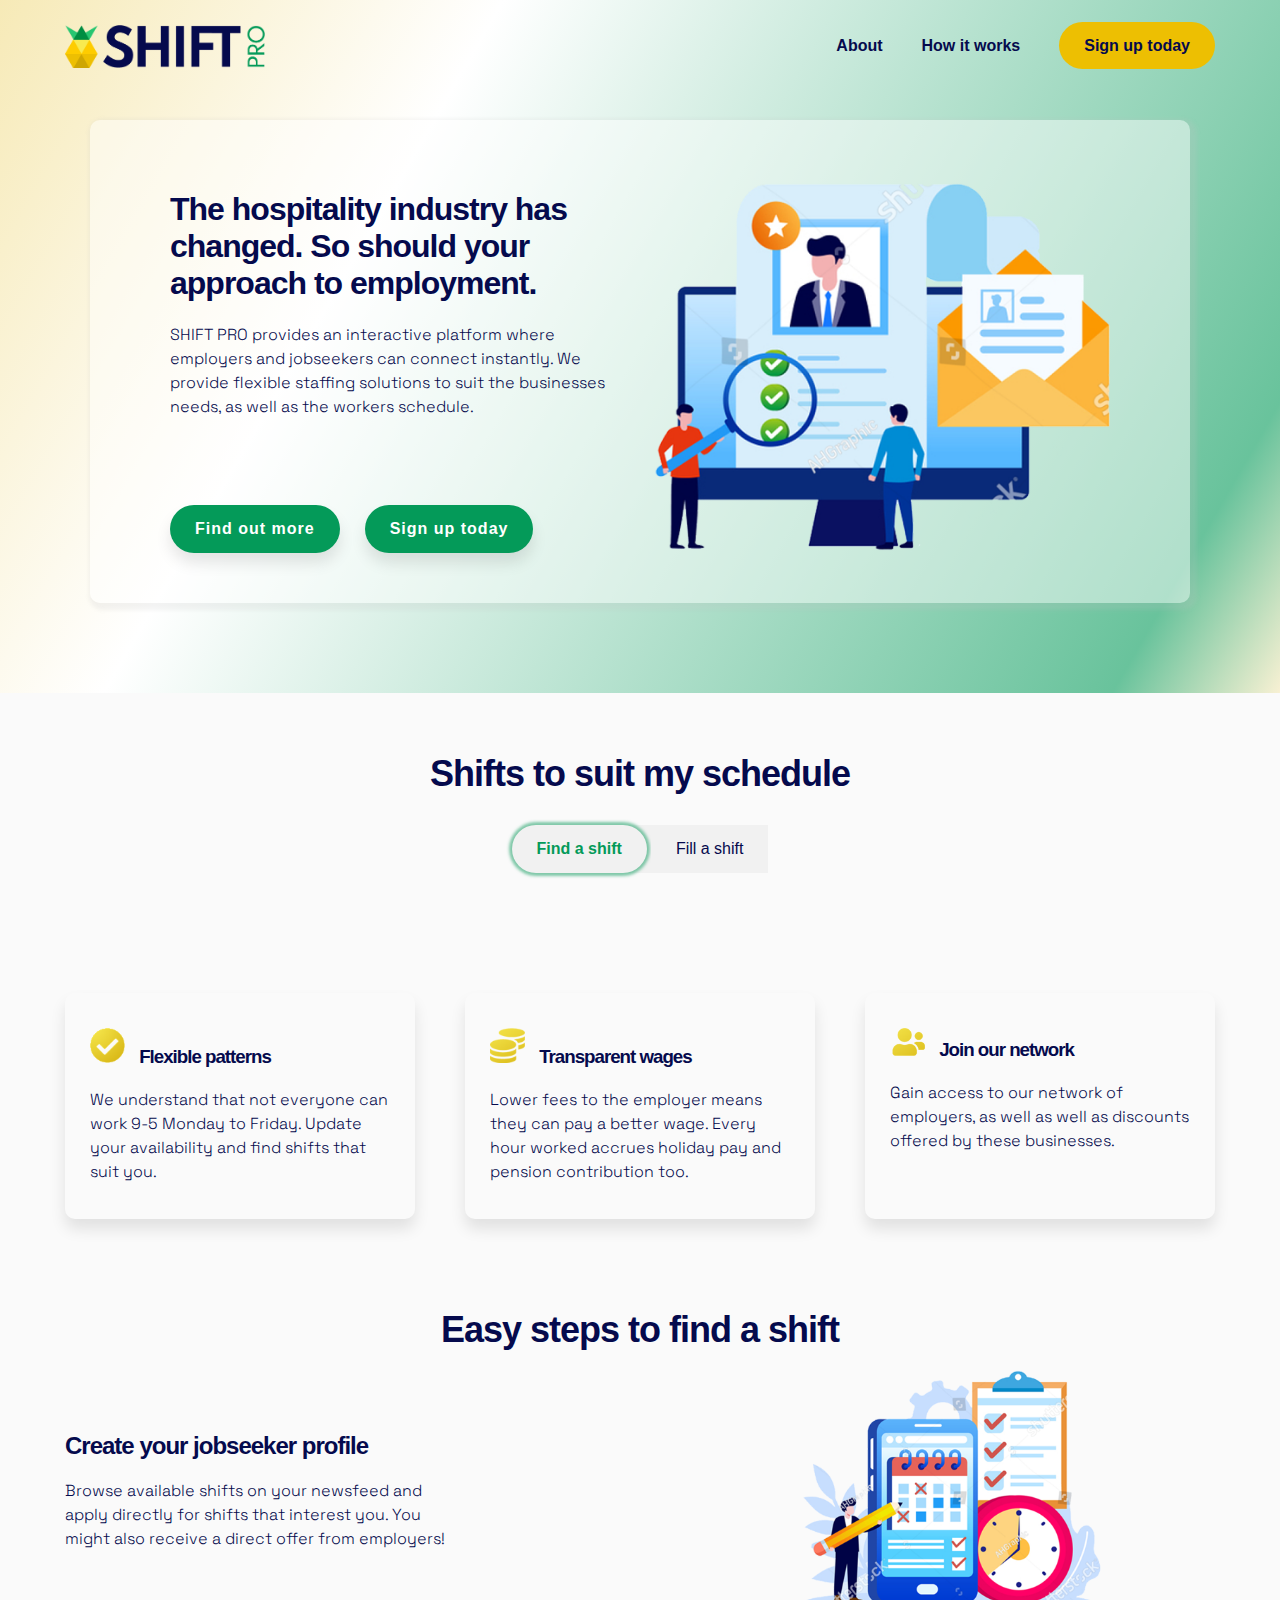
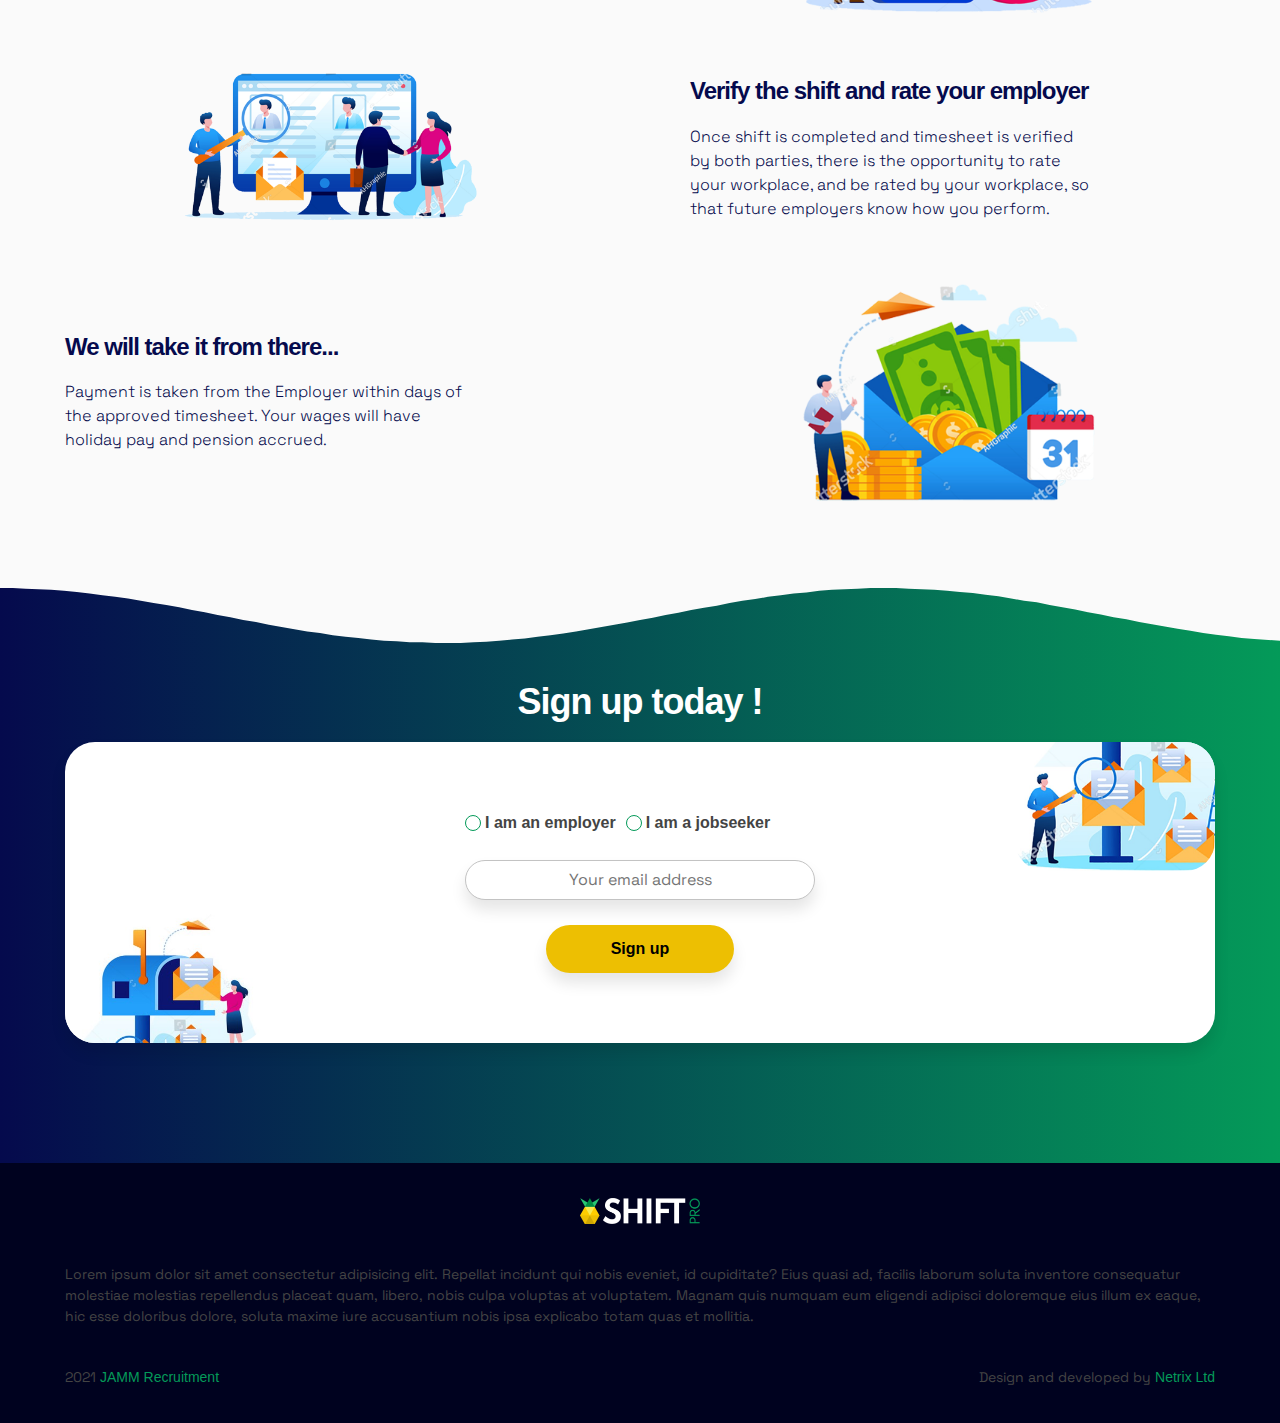
<file: index.html>
<!DOCTYPE html>
<html lang="en">
<head>
    <meta charset="UTF-8">
    <meta http-equiv="X-UA-Compatible" content="IE=edge">
    <meta name="viewport" content="width=device-width, initial-scale=1.0">
    <title>Document</title>
    <link rel="preconnect" href="https://fonts.gstatic.com">
    <link href="https://fonts.googleapis.com/css2?family=Space+Grotesk:wght@300;500;700&display=swap" rel="stylesheet">
    <link rel="stylesheet" href="assets/stylesheets/css/site.css">
    
</head>
<body>
    <div id="site-container">
        <header class="header">
            <div class="header__container">
                <div class="header__left">
                    <img src="./assets/images/branding/sp-logo.png" alt="Logo" class="header__logo">
                </div>
                <div class="header__right">
                    <nav class="nav">
                        <ul class="nav__list">
                            <li class="nav__item">
                                <a href="#jobseeker-shift" class="nav__link">About</a>
                            </li>
                            <li class="nav__item">
                                <a href=""  class="nav__link">How it works</a>
                            </li>
                            <li class="nav__item">
                                <a href="#signup" class="nav__cta">Sign up today</a>
                            </li>
                        
                        </ul>
                    </nav>
                </div>
            </div>
            
        </header>
        <section class="hero">
            <div class="hero__container">
                <div class="hero__inner">
                    <div class="hero__grid">
                        <div class="hero__info">
                            <h1 class="hero__title">
                                The hospitality industry has changed. So should your approach to employment.
                            </h1>
                            <p class="hero__p">
                                SHIFT PRO provides an interactive platform where employers and jobseekers can connect instantly. We provide flexible staffing solutions to suit the businesses needs, as well as the workers schedule.
                            </p>
                            <div class="hero__btnpair">
                                <a href="/index.html" class="hero__btn">Find out more</a>
                                <a href="/index.html" class="hero__btn">Sign up today</a>
                            </div>
                        </div>
                        <img class="hero__img" src="assets/images/hero.png" alt="">
                    </div>
                </div>
            </div>
        </section>
        <section class="section section--pb-none">
            <div class="wrapper">
                <h2 class="h h--4xl h--center">Shifts to suit my schedule</h2>
                <div class="trainway trainway--mb">
                    <div class="trainway__container">
                        <div class="trainway__railway">
                            <button el="shiftControllerBtn" data-shift="#jobseeker-shift" type="button" class="trainway__btn trainway__btn--active">Find a shift</button>
                            <button el="shiftControllerBtn" data-shift="#employer-shift" type="button" class="trainway__btn">Fill a shift</button>
                        </div>
                    </div>
                </div>
                <div class="section" el="shift-toggle" id="jobseeker-shift">
                        <div class="grid-33 grid-33--gap50 grid-33--pb">
                            <div class="shifts-card">
                                <div class="shifts-card__container">
                                    <h3 class="shifts-card__title shifts-card__title--check">
                                        <img  class="shifts-card__icon" src="assets/images/g-check.png" alt="Check">    Flexible patterns
                                    </h3>
                                    <p class="shifts-card__description">
                                        We understand that not everyone can work 9-5 Monday to Friday. Update your availability and find shifts that suit you.
                                    </p>
                                </div>
                            </div>
                            <div class="shifts-card">
                                <div class="shifts-card__container">
                                    <h3 class="shifts-card__title shifts-card__title--coins">
                                     <img   class="shifts-card__icon" src="assets/images/g-coin.png" alt="Coins">   Transparent wages
                                    </h3>
                                    <p class="shifts-card__description">
                                        Lower fees to the employer means they can pay a better wage. Every hour worked accrues holiday pay and pension contribution too.
                                    </p>
                                </div>
                            </div>
                            <div class="shifts-card">
                                <div class="shifts-card__container">
                                    <h3 class="shifts-card__title shifts-card__title--users">
                                      <img class="shifts-card__icon" src="assets/images/g-peeps.png" alt="Network">  Join our network
                                    </h3>
                                    <p class="shifts-card__description">
                                        Gain access to our network of employers, as well as well as discounts offered by these businesses.
                                    </p>
                                </div>
                            </div>
                        </div>
                        <h2 class="h h--4xl h--center">Easy steps to find a shift</h2>
                        <div el="scroll-trigger-employer" class="roadmap">
                                <svg  class="roadmap__svg" xmlns="http://www.w3.org/2000/svg">
                                    <defs>
                                        <path   id="roadline"
                                                el="road-path-employer" 
                                                fill="transparent" />
                                    </defs>
                                    <use class="roadmap__roadpath" href="#roadline" />
                                    <use class="roadmap__dash" href="#roadline" />
                                </svg>
                                <div class="roadmap-el">
                                    <div class="roadmap-el__grid roadmap-el__grid--switch">
                                        <div class="roadmap-el__left">
                                            <h3 class="roadmap-el__title">
                                                Create your jobseeker profile
                                            </h3>
                                            <p class="roadmap-el__description">
                                                Browse available shifts on your newsfeed and apply directly for shifts that interest you. You might also receive a direct offer from employers!
                                            </p>
                                        </div>
                                        <div class="roadmap-el__right">
                                            <img el="road-ref-employer" src="assets/images/phone.png" alt="" class="roadmap-el__img">
                                        </div>
                                    </div>
                                </div>
                                <div class="roadmap-el">
                                    <div class="roadmap-el__grid roadmap-el__grid--middle">
                                        <div class="roadmap-el__left">
                                            <img el="road-ref-employer" src="assets/images/hr.png" alt="" class="roadmap-el__img">
                                        </div>
                                        <div class="roadmap-el__right">
                                            <h3 class="roadmap-el__title">Verify the shift and rate your employer</h3>
                                            <p class="roadmap-el__description">
                                                Once shift is completed and timesheet is verified by both parties, there is the opportunity to rate your workplace, and be rated by your workplace, so that future employers know how you perform.
                                            </p>
                                        </div>
                                    </div>
                                </div>
                                <div class="roadmap-el">
                                    <div class="roadmap-el__grid  roadmap-el__grid--switch">
                                        <div class="roadmap-el__left">
                                            <h3 class="roadmap-el__title">We will take it from there...</h3>
                                            <p class="roadmap-el__description">
                                                Payment is taken from the Employer within days of the approved timesheet. Your wages will have holiday pay and pension accrued.
                                            </p>
                                           
                                        </div>
                                        <div class="roadmap-el__right">
                                            <img el="road-ref-employer" src="assets/images/money.png" alt="" class="roadmap-el__img">
                                        </div>
                                    </div>
                                </div>
                        </div>
                </div>     
                <div el="shift-toggle" id="employer-shift" class="section">
                        <div class="grid-33 grid-33--gap50 grid-33--pb">
                            <div class="shifts-card">
                                <div class="shifts-card__container">
                                    <h3 class="shifts-card__title shifts-card__title--check">
                                        <img class="shifts-card__icon" src="assets/images/g-check.png" alt="Check"> Flexible staffing
                                    </h3>
                                    <p class="shifts-card__description">
                                        Shift Pro can assist you to get your staffing levels right, whether required well in advance, or at extremely short notice.
                                    </p>
                                </div>
                            </div>
                            <div class="shifts-card">
                                <div class="shifts-card__container">
                                    <h3 class="shifts-card__title shifts-card__title--coins">
                                        <img class="shifts-card__icon" src="assets/images/g-coin.png" alt="Money"> Unbeatable fees
                                    </h3>
                                    <p class="shifts-card__description">
                                        Shift Pro works on a subscription basis + 3% fee per transaction. In comparison, traditional agency fees are 15-20% per placement!
                                    </p>
                                </div>
                            </div>
                            <div class="shifts-card">
                                <div class="shifts-card__container">
                                    <h3 class="shifts-card__title shifts-card__title--users">
                                        <img class="shifts-card__icon" src="assets/images/g-peeps.png" alt="Network"> Rated workers
                                    </h3>
                                    <p class="shifts-card__description">
                                        Our workers are rated after everyshift, giving you an insight on their performance and reliability. Be confident in the workers you hire.
                                    </p>
                                </div>
                            </div>
                        </div>
                        <h2 class="h h--4xl h--center">Easy steps to fill a shift</h2>
                        <div el="scroll-trigger" class="roadmap">
                                <svg  class="roadmap__svg" xmlns="http://www.w3.org/2000/svg">
                                    <defs>
                                        <path   id="roadline"
                                                el="road-path-jobseeker" 
                                                fill="transparent" />
                                    </defs>
                                    <use class="roadmap__roadpath" href="#roadline" />
                                    <use class="roadmap__dash" href="#roadline" />
                                </svg>
                                <div class="roadmap-el">
                                    <div class="roadmap-el__grid roadmap-el__grid--switch">
                                        <div class="roadmap-el__left">
                                            <h3 class="roadmap-el__title">
                                                Join the network and post your shifts
                                            </h3>
                                            <p class="roadmap-el__description">
                                                Once your profile is created, you can create job postings for workers to apply. View applicants on the app, and accept/reject with a single swipe.
                                            </p>
                                        </div>
                                        <div class="roadmap-el__right">
                                            <img el="road-ref-jobseeker" src="assets/images/phone.png" alt="" class="roadmap-el__img">
                                        </div>
                                    </div>
                                </div>
                                <div class="roadmap-el">
                                    <div class="roadmap-el__grid roadmap-el__grid--middle">
                                        <div class="roadmap-el__left">
                                            <img el="road-ref-jobseeker" src="assets/images/hr.png" alt="" class="roadmap-el__img">
                                        </div>
                                        <div class="roadmap-el__right">
                                            <h3 class="roadmap-el__title">Browse available staff in your area</h3>
                                            <p class="roadmap-el__description">
                                                If there are no suitable applicants, you can check available staff by using our quick search, and directly offering them the role. You will be also able to view their performance and reliability score.
                                            </p>
                                        </div>
                                    </div>
                                </div>
                                <div class="roadmap-el">
                                    <div class="roadmap-el__grid  roadmap-el__grid--switch">
                                        <div class="roadmap-el__left">
                                            <h3 class="roadmap-el__title">We will take it from there...</h3>
                                            <p class="roadmap-el__description">
                                                After a shift is confirmed and completed, you have 48 hours to approve or amend to approve the timesheet. Once approved, funds are taken by DD, and paid to the worker on our next payroll run. An invoice is emailed to you.
                                            </p>
                                        </div>
                                        <div class="roadmap-el__right">
                                            <img el="road-ref-jobseeker" src="assets/images/money.png" alt="" class="roadmap-el__img">
                                        </div>
                                    </div>
                                </div>
                        </div>
                </div>
            </div>
        </section>

        <section class="section section--gradient">
            <div class="wrapper">
                    <h2 class="h h--center h--4xl h--white">Sign up today !</h2>
                    <form method="POST" action="/assets/components/email.connector.php" id="signupForm" name="signup" class="home-signup">
                        <div class="home-signup__container">
                            <img class="home-signup__bgimg home-signup__bgimg--right" src="assets/images/home-signup-right.jpg" alt="Right side">
                            <img class="home-signup__bgimg home-signup__bgimg--left" src="assets/images/home-signup-left.jpg" alt="Left side">
                            <div class="home-signup__content">
                                <div class="home-signup__radio-pair">
                                    <div class="radio radio--mr">
                                        <label for="employer" class="radio__container">
                                            <input class="radio__input radio__input--second" type="radio" id="employer" name="jobsearch">I am an employer
                                            <span class="radio__checkmark radio__checkmark--second"></span>
                                        </label>
                                    </div>
                                    <div class="radio">
                                        <label for="jobseeker" class="radio__container">
                                            <input class="radio__input radio__input--second"  type="radio" id="jobseeker" name="jobsearch">I am a jobseeker
                                            <span class="radio__checkmark radio__checkmark--second">&nbsp;</span>
                                        </label>
                                    </div>
                                </div>
                                <input name="signupEmail" id="signupEmail" type="text" class="home-signup__input" placeholder="Your email address">
                                <button type="submit" class="btn btn--third btn--full-mobile btn--shadow">Sign up</button>
                            </div>
                        </div>
                    </form>
                </div>
            </div>

        </section>
        <footer class="footer">
            <div class="footer__container">
                <div class="footer__top">
                    <img src="assets/images/branding/sp-logo-w.png" alt="" class="footer__logo">
                    <p class="footer__disclaimer">
                        Lorem ipsum dolor sit amet consectetur adipisicing elit. Repellat incidunt qui nobis eveniet, id cupiditate? Eius quasi ad, facilis laborum soluta inventore consequatur molestiae molestias repellendus placeat quam, libero, nobis culpa voluptas at voluptatem. Magnam quis numquam eum eligendi adipisci doloremque eius illum ex eaque, hic esse doloribus dolore, soluta maxime iure accusantium nobis ipsa explicabo totam quas et mollitia.
                    </p>
                </div>
                <div class="footer__bottom">
                    <p>2021 <a class="footer__highlight" href="google.com">JAMM Recruitment</a> </p>
                    <p>Design and developed by <a class="footer__highlight" href="netrix.com">Netrix Ltd</a></p>
                </div>

            </div>
        </footer>
    </div>
    <script src="assets/js/lib/jquery.js"></script>
    <script src="assets/js/plugins/jquery.validate.js"></script>
    <script src="assets/js/plugins/jquery.qtip.js"></script>
    <script src="assets/js/plugins/scroll-magic.min.js"></script>
    <script src="assets/js/helpers/site.js"></script>
</body>
</html>
</file>
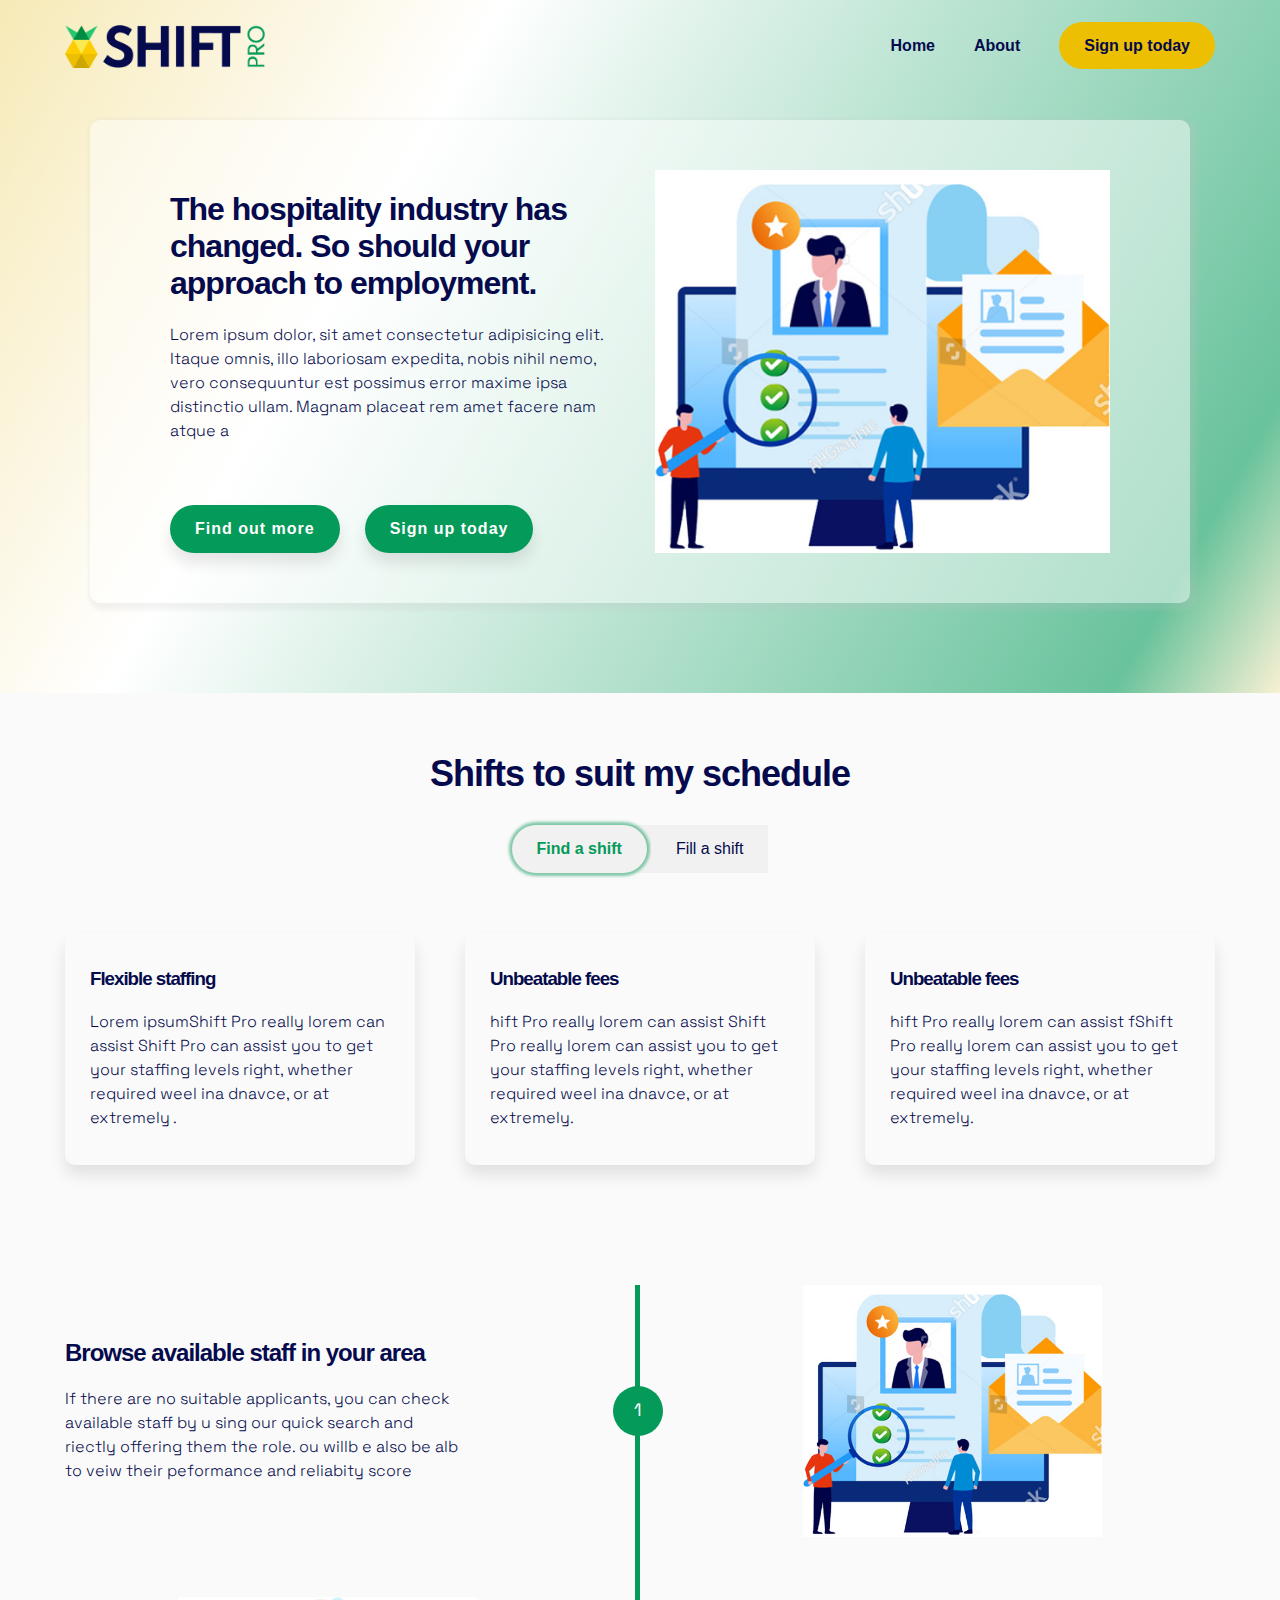
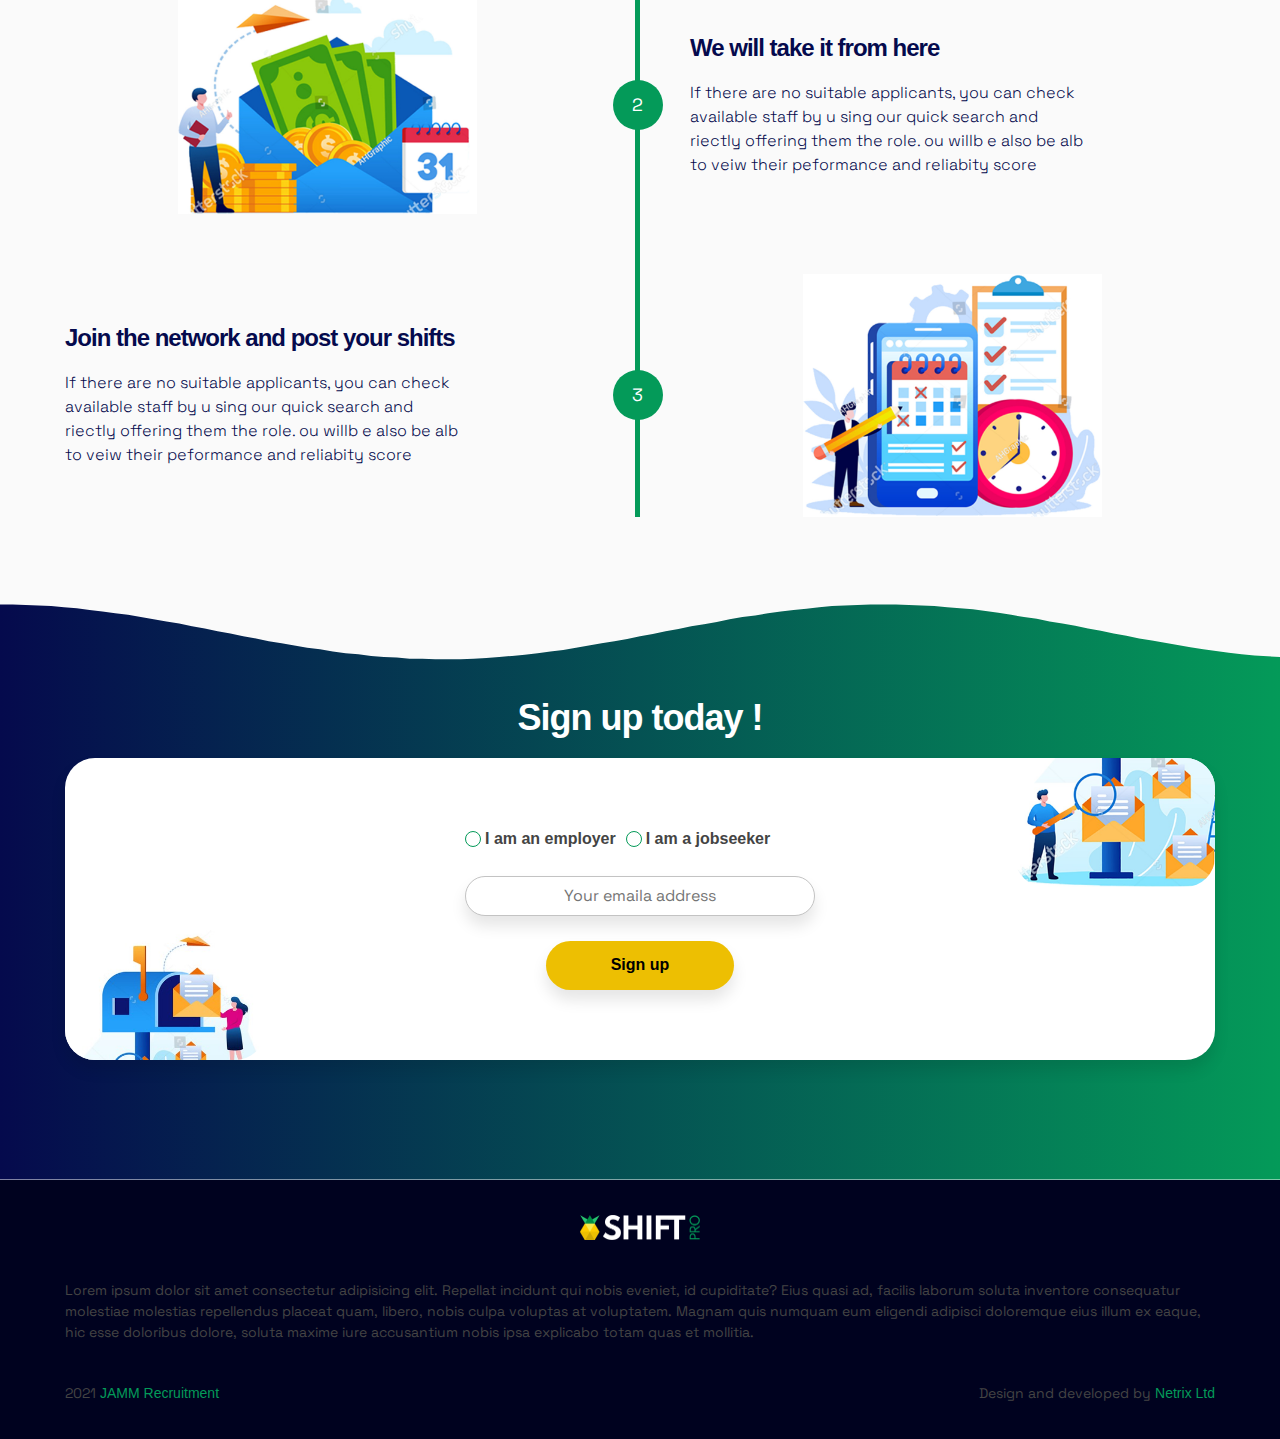
<file: index-backup.html>
<!DOCTYPE html>
<html lang="en">
<head>
    <meta charset="UTF-8">
    <meta http-equiv="X-UA-Compatible" content="IE=edge">
    <meta name="viewport" content="width=device-width, initial-scale=1.0">
    <title>Document</title>
    <link rel="preconnect" href="https://fonts.gstatic.com">
    <link href="https://fonts.googleapis.com/css2?family=Space+Grotesk:wght@300;500;700&display=swap" rel="stylesheet">
    <link rel="stylesheet" href="assets/stylesheets/css/site.css">
</head>
<body>
    <div id="site-container">
        <header class="header">
            <div class="header__container">
                <div class="header__left">
                    <img src="./assets/images/branding/sp-logo.png" alt="Logo" class="header__logo">
                </div>
                <div class="header__right">
                    <nav class="nav">
                        <ul class="nav__list">
                            <li class="nav__item">
                                <a href="/" class="nav__link">Home</a>
                            </li>
                            <li class="nav__item">
                                <a href="/" class="nav__link">About</a>
                            </li>
                            <li class="nav__item">
                                <a href="/" class="nav__cta">Sign up today</a>
                            </li>
                        
                        </ul>
                    </nav>
                </div>
            </div>
            
        </header>
        <section class="hero">
            <div class="hero__container">
                <div class="hero__inner">
                    <div class="hero__grid">
                        <div class="hero__info">
                            <h1 class="hero__title">
                                The hospitality industry has changed. So should your approach to employment.
                            </h1>
                            <p class="hero__p">
                                Lorem ipsum dolor, sit amet consectetur adipisicing elit. Itaque omnis, illo laboriosam expedita, nobis nihil nemo, vero consequuntur est possimus error maxime ipsa distinctio ullam. Magnam placeat rem amet facere nam atque a
                            </p>
                            <div class="hero__btnpair">
                                <a href="/index.html" class="hero__btn">Find out more</a>
                                <a href="/index.html" class="hero__btn">Sign up today</a>
                            </div>
                        </div>
                        <img class="hero__img" src="assets/images/sp-hero.jpg" alt="">
                    </div>
                  
                  
                </div>
            </div>
        </section>
        <section class="section">
            <div class="wrapper">
                <h2 class="h h--4xl h--center">Shifts to suit my schedule</h2>
                <div class="trainway trainway--mb">
                    <div class="trainway__container">
                        <div class="trainway__railway">
                            <button type="button" class="trainway__btn trainway__btn--active">Find a shift</button>
                            <button type="button" class="trainway__btn">Fill a shift</button>
                        </div>
                        <!-- <svg class="trainway__rail"></svg> -->
                      

                    </div>
                </div>
                <div class="grid-33 grid-33--gap50">
                    <div class="shifts-card">
                        <div class="shifts-card__container">
                            <h3 class="shifts-card__title shifts-card__title--check">
                                Flexible staffing
                            </h3>
                            <p class="shifts-card__description">
                                Lorem ipsumShift Pro really lorem can assist Shift Pro can assist you to get your staffing levels right, whether required weel ina dnavce, or at extremely .
                            </p>
                        </div>
                    </div>
                    <div class="shifts-card">
                        <div class="shifts-card__container">
                            <h3 class="shifts-card__title shifts-card__title--coins">
                                Unbeatable fees
                            </h3>
                            <p class="shifts-card__description">
                                hift Pro really lorem can assist  Shift Pro really lorem can assist you to get your staffing levels right, whether required weel ina dnavce, or at extremely.
                            </p>
                        </div>
                    </div>
                    <div class="shifts-card">
                        <div class="shifts-card__container">
                            <h3 class="shifts-card__title shifts-card__title--users">
                                Unbeatable fees
                            </h3>
                            <p class="shifts-card__description">
                                hift Pro really lorem can assist fShift Pro really lorem can assist you to get your staffing levels right, whether required weel ina dnavce, or at extremely.
                            </p>
                        </div>
                    </div>
                </div>
            </div>
        </section>
        <section class="section">
            <div class="wrapper">
                <div class="roadmap">
                        <div class="roadmap-el">
                            <div class="roadmap-el__step">
                                <span class="roadmap-el__circle">1</span>
                            </div>
                            <div class="roadmap-el__grid roadmap-el__grid--switch">
                                <div class="roadmap-el__left">
                                    <h3 class="roadmap-el__title">Browse available staff in your area</h3>
                                    <p class="roadmap-el__description">
                                        If there are no suitable applicants, you can check available staff by u sing our quick search and riectly offering them the role. ou willb e also be alb to veiw their peformance and reliabity score
                                    </p>
                                </div>
                                <div class="roadmap-el__right">
                                    <img el="road-ref" src="assets/images/sp-hero.jpg" alt="" class="roadmap-el__img">
                                </div>
                            </div>
                        </div>
                        <div class="roadmap-el">
                            <div class="roadmap-el__step">
                                <span class="roadmap-el__circle">2</span>
                            </div>
                            <div class="roadmap-el__grid  roadmap-el__grid--middle">
                                <div class="roadmap-el__left">
                                    <img el="road-ref" src="assets/images/sp-salary.jpg" alt="" class="roadmap-el__img">
                                </div>
                                <div class="roadmap-el__right">
                                    <h3 class="roadmap-el__title">We will take it from here</h3>
                                    <p class="roadmap-el__description">
                                        If there are no suitable applicants, you can check available staff by u sing our quick search and riectly offering them the role. ou willb e also be alb to veiw their peformance and reliabity score
                                    </p>
                                </div>
                            </div>
                        </div>
                        <div class="roadmap-el">
                            <div class="roadmap-el__step">
                                <span class="roadmap-el__circle">3</span>
                            </div>
                            <div class="roadmap-el__grid roadmap-el__grid--switch">
                                <div class="roadmap-el__left">
                                    <h3 class="roadmap-el__title">Join the network and post your shifts</h3>
                                    <p class="roadmap-el__description">
                                        If there are no suitable applicants, you can check available staff by u sing our quick search and riectly offering them the role. ou willb e also be alb to veiw their peformance and reliabity score
                                    </p>
                                   
                                </div>
                                <div class="roadmap-el__right">
                                    <img el="road-ref" src="assets/images/sp-time-2.jpg" alt="" class="roadmap-el__img">
                                </div>
                            </div>
                        </div>


                </div>
       
                   
            </div>
        </section>
        <section class="section section--gradient">
            <div class="wrapper">
                <h2 class="h h--center h--4xl h--white">Sign up today !</h2>
                
                <div class="home-signup">
                    <div class="home-signup__container">
                        <img class="home-signup__bgimg home-signup__bgimg--right" src="assets/images/home-signup-right.jpg" alt="Right side">
                        <img class="home-signup__bgimg home-signup__bgimg--left" src="assets/images/home-signup-left.jpg" alt="Left side">
                        <div class="home-signup__content">
                            <div class="home-signup__radio-pair">
                                <div class="radio radio--mr">
                                    <label for="employer" class="radio__container">
                                        <input class="radio__input radio__input--second" type="radio" id="employer" name="jobsearch">I am an employer
                                        <span class="radio__checkmark radio__checkmark--second"></span>
                                    </label>
                                </div>
                                <div class="radio">
                                    <label for="jobseeker" class="radio__container">
                                        <input class="radio__input radio__input--second"  type="radio" id="jobseeker" name="jobsearch">I am a jobseeker
                                        <span class="radio__checkmark radio__checkmark--second">&nbsp;</span>
                                    </label>
                                </div>
                            </div>
                            <input type="text" class="home-signup__input" placeholder="Your emaila address">
                            <button type="submit" class="btn btn--third btn--full-mobile btn--shadow">Sign up</button>
                        </div>
                    </div>
                </div>
            </div>

        </section>
        <footer class="footer">
            <div class="footer__container">
                <div class="footer__top">
                    <img src="assets/images/branding/sp-logo-w.png" alt="" class="footer__logo">
                    <p class="footer__disclaimer">
                        Lorem ipsum dolor sit amet consectetur adipisicing elit. Repellat incidunt qui nobis eveniet, id cupiditate? Eius quasi ad, facilis laborum soluta inventore consequatur molestiae molestias repellendus placeat quam, libero, nobis culpa voluptas at voluptatem. Magnam quis numquam eum eligendi adipisci doloremque eius illum ex eaque, hic esse doloribus dolore, soluta maxime iure accusantium nobis ipsa explicabo totam quas et mollitia.
                    </p>
                </div>
                <div class="footer__bottom">
                    <p>2021 <a class="footer__highlight" href="google.com">JAMM Recruitment</a> </p>
                    <p>Design and developed by <a class="footer__highlight" href="netrix.com">Netrix Ltd</a></p>
                </div>

            </div>
        </footer>
    </div>


    <script src="assets/js/helpers/site.js"></script>
</body>
</html>
</file>
<file: assets/stylesheets/css/site.css>
@charset "UTF-8";@import "normalize.css";@import "all.min.css";@import "jquery.qtip.min.css";@font-face{font-family:Biotif;src:url(/assets/stylesheets/webfonts/Biotif-Black.ttf) format("woff2") url(/assets/stylesheets/webfonts/Biotif-Medium.ttf) format("woff2") url(/assets/stylesheets/webfonts/Biotif-Light.ttf) format("woff2") url(/assets/stylesheets/webfonts/Biotif-MediumItalic.ttf) format("woff2") url(/assets/stylesheets/webfonts/Biotif-SemiBold.ttf) format("woff2")}.grotesk{font-family:'Space Grotesk',sans-serif}.biotif{font-family:Biotif,sans-serif}.fontawesome{font-family:"Font Awesome 5 Pro"}html,html a{text-shadow:1px 1px 1px rgba(0,0,0,.004)}*,::after,::before{margin:0;padding:0;box-sizing:border-box}html{font-size:100%;height:100%;color:#444}body{background-color:#FAFAFA}h1,h2,h3,h4{font-family:Biotif,sans-serif;font-weight:700;letter-spacing:-1px}a{text-decoration:none;font-family:Biotif,sans-serif}ul{list-style:none}p{font-family:'Space Grotesk',sans-serif;line-height:1.5}#site-container{position:relative;min-width:360px;height:100%;width:100%;overflow:hidden}img{display:block;max-width:100%;height:auto}.wrapper{width:100%;padding:0 25px;margin-left:auto;margin-right:auto;max-width:1200px}.flex{display:flex}@media only screen and (max-width:768px){.flex--col-tablet{flex-direction:column;align-items:center}}.flex--center,.flex--signup{justify-content:center}@media only screen and (max-width:950px){.flex--signup{flex-direction:column}}.flex--between{justify-content:space-between}.grid-33{display:grid;grid-template-columns:1fr 1fr 1fr}.grid-33--pb{padding-bottom:90px}@media only screen and (max-width:950px){.grid-33--pb{padding-bottom:45px}}@media only screen and (max-width:950px){.grid-33{grid-template-columns:1fr}}.grid-25{display:grid;grid-template-columns:1fr 1fr 1fr 1fr}@media only screen and (max-width:1200px){.grid-25{grid-template-columns:1fr 1fr}}@media only screen and (max-width:768px){.grid-25{grid-template-columns:1fr}}.grid-50{display:grid;grid-template-columns:1fr 1fr}@media only screen and (max-width:768px){.grid-50{grid-template-columns:1fr}}.grid-33-66{display:grid;grid-template-columns:1fr 2fr}@media only screen and (max-width:768px){.grid-33-66{grid-template-columns:1fr}}.grid-25-75{display:grid;grid-template-columns:1fr 3fr}.grid-60-40{display:grid;grid-template-columns:3fr 2fr}@media only screen and (max-width:768px){.grid-60-40{grid-template-columns:1fr}}.grid-66-33{display:grid;grid-template-columns:2fr 1fr}[class*="--gap30"]{grid-gap:30px}@media only screen and (max-width:950px){[class*="--gap30"]{grid-gap:15px}}[class*="--gap50"]{grid-gap:50px}@media only screen and (max-width:950px){[class*="--gap50"]{grid-gap:25px}}[class*="--gap80"]{grid-gap:80px}@media only screen and (max-width:1200px){[class*="--gap80"]{grid-gap:40px}}[class*="--margin50"]{margin-bottom:50px}@media only screen and (max-width:768px){[class*="--margin50"]{grid-gap:20px;margin-bottom:20px}}.center-y{display:flex;align-items:center}.center-x{display:flex;justify-content:center}.center-x-y{display:flex;flex-direction:column;align-items:center;justify-content:center}.inset-0{left:0;right:0;top:0;bottom:0}.shadow,.shadow-lg{box-shadow:0 10px 15px 0 rgba(0,0,0,.1)}.h{font-family:Biotif,sans-serif;font-size:1.25rem;margin-bottom:20px;color:#050a4d;letter-spacing:-1px}.h--uppercase{text-transform:uppercase}.h--lg{font-size:1.125rem}.h--3xl{font-size:1.5rem}.h--4xl{font-size:2.25rem}.h--5xl{font-size:3rem}.h--center{text-align:center}.h--white{color:#fff}.h--thick{font-weight:500}button,input{outline:0}.p{font-size:1rem}.p--black{color:#000}.p--center{text-align:center}.btn{font-family:Biotif,sans-serif;display:inline-block;padding:15px 25px;border-radius:100px;font-weight:700;border:none;transition:background .2s linear;cursor:pointer}.btn--third{background-color:#edbf02;color:#000;padding:15px 65px}.btn--third:hover{background-color:#ffcd04}.btn--second{background-color:#049a59;color:#fff}@media only screen and (max-width:600px){.btn--full-mobile{display:block;width:100%}}.btn--shadow{box-shadow:0 10px 15px 0 rgba(0,0,0,.1)}.header{position:absolute;left:0;right:0;top:0}@media only screen and (max-width:950px){.header{display:none}}.header__container{display:flex;max-width:1200px;margin:0 auto;padding:25px;justify-content:space-between}.header__logo{width:200px}.header__right{display:flex;align-items:center}.nav__item{display:inline-block}.nav__item:not(:last-of-type){margin-right:35px}.nav__link{font-family:Biotif,sans-serif;color:#050a4d;font-weight:700}.nav__cta{background-color:#edbf02;padding:15px 25px;color:#050a4d;border-radius:50px;font-weight:700;transition:background .2s linear}.nav__cta:hover{background-color:#fbca06}.section{padding-top:60px;padding-bottom:60px}.section--gradient{background-image:linear-gradient(to right,#050a4d,#049a59);clip-path:polygon(0 100%,0 0,0 4.54545455%,1% 4.54545455%,2% 4.63636364%,3% 4.72727273%,4% 4.81818182%,5% 5%,6% 5.18181818%,7% 5.45454545%,8% 5.72727273%,9% 6%,10% 6.27272727%,11% 6.63636364%,12% 7%,13% 7.36363636%,14% 7.72727273%,15% 8.18181818%,16% 8.54545455%,17% 9%,18% 9.36363636%,19% 9.81818182%,20% 10.18181818%,21% 10.63636364%,22% 11%,23% 11.36363636%,24% 11.72727273%,25% 12%,26% 12.36363636%,27% 12.63636364%,28% 12.81818182%,29% 13.09090909%,30% 13.27272727%,31% 13.36363636%,32% 13.54545455%,33% 13.54545455%,34% 13.63636364%,35% 13.63636364%,36% 13.63636364%,37% 13.54545455%,38% 13.45454545%,39% 13.27272727%,40% 13.09090909%,41% 12.90909091%,42% 12.63636364%,43% 12.36363636%,44% 12.09090909%,45% 11.72727273%,46% 11.36363636%,47% 11%,48% 10.63636364%,49% 10.27272727%,50% 9.81818182%,51% 9.45454545%,52% 9%,53% 8.63636364%,54% 8.18181818%,55% 7.81818182%,56% 7.45454545%,57% 7%,58% 6.63636364%,59% 6.36363636%,60% 6%,61% 5.72727273%,62% 5.45454545%,63% 5.27272727%,64% 5%,65% 4.81818182%,66% 4.72727273%,67% 4.63636364%,68% 4.54545455%,69% 4.54545455%,70% 4.54545455%,71% 4.63636364%,72% 4.72727273%,73% 4.81818182%,74% 5%,75% 5.18181818%,76% 5.36363636%,77% 5.63636364%,78% 5.90909091%,79% 6.27272727%,80% 6.63636364%,81% 6.90909091%,82% 7.36363636%,83% 7.72727273%,84% 8.09090909%,85% 8.54545455%,86% 8.90909091%,87% 9.36363636%,88% 9.72727273%,89% 10.18181818%,90% 10.54545455%,91% 10.90909091%,92% 11.27272727%,93% 11.63636364%,94% 12%,95% 12.27272727%,96% 12.54545455%,97% 12.81818182%,98% 13%,100% 13.27272727%,100% 100%);padding-top:120px;padding-bottom:120px}@media only screen and (max-width:600px){.section--gradient{padding-top:160px}}.section--pb-none{padding-bottom:0}.hero__container{padding:120px 90px 90px;background:linear-gradient(120deg,rgba(237,190,2,.272) 0,#fff 30%,rgba(3,156,90,.589) 90%,rgba(237,190,2,.156))}@media only screen and (max-width:1200px){.hero__container{padding:40px 25px}}.hero__inner{max-width:1150px;margin:0 auto;padding:50px 80px;background:rgba(255,255,255,.478);border-radius:10px;box-shadow:3px 3px 4px 4px rgba(194,194,194,.2)}@media only screen and (max-width:1200px){.hero__inner{padding:40px 25px}}.hero__grid{display:grid;grid-template-columns:1fr 1fr;grid-gap:30px}@media only screen and (max-width:950px){.hero__grid{grid-template-columns:1fr}}.hero__title{color:#050a4d}@media only screen and (max-width:600px){.hero__title{font-size:1.875rem}}.hero__img{margin:0 auto}.hero__info{display:flex;flex-direction:column}.hero__p{font-weight:300;color:#050a4d;margin-bottom:20px}@media only screen and (max-width:950px){.hero__p{margin-bottom:0}}.hero__btnpair{margin-top:auto;display:flex}@media only screen and (max-width:950px){.hero__btnpair{margin-top:30px;flex-direction:column}}.hero__btn{font-family:Biotif,sans-serif;letter-spacing:1px;padding:15px 25px;border-radius:30px;font-weight:700;text-align:center;color:#fff;background:#049a59;transition:background .2s linear;box-shadow:0 10px 15px 0 rgba(0,0,0,.1)}.hero__btn:hover{background:#01b165}.hero__btn:first-of-type{margin-right:25px}@media only screen and (max-width:950px){.hero__btn:first-of-type{margin-right:0;margin-bottom:15px}}#employer-shift{display:none}.shifts-card__container{box-shadow:0 10px 15px 0 rgba(0,0,0,.1);padding:35px 25px;border-radius:10px;height:100%}.shifts-card__icon{display:inline-block;width:35px;margin-right:10px}.shifts-card__title{color:#050a4d;margin-bottom:20px}.shifts-card__description{color:#050a4d;font-weight:300;font-size:1rem;line-height:1.5}.trainway__container{display:flex;justify-content:center;align-items:center;margin-top:30px;margin-bottom:60px}.trainway__railway{position:relative;background-color:#f1f1f1;border-top-left-radius:30px;border-bottom-left-radius:30px}.trainway__btn{font-family:Biotif,sans-serif;font-weight:500;padding:15px 25px;cursor:pointer;outline:0;color:#050a4d;background-color:#f1f1f1;border:none}.trainway__btn--active{border-radius:50px;color:#049a59;box-shadow:0 0 3px 3px rgba(74,178,133,.7);font-weight:700}.roadmap{position:relative}.roadmap.animate .roadmap__roadpath{animation:c-dashed-line-path 3s ease-in-out forwards}.roadmap__svg{position:absolute;top:0;left:0;width:100%;height:100%}.roadmap__roadpath{fill:none;stroke:#f1f1fa;stroke-dasharray:1940;stroke-dashoffset:1940;stroke-width:10}.roadmap__dash{fill:none;stroke:#fafafa;stroke-dasharray:55 60;stroke-width:12}@keyframes c-dashed-line-path{from{stroke-dashoffset:1940}to{stroke-dashoffset:0}}.roadmap-el{position:relative}.roadmap-el__step{position:absolute;width:5px;right:50%;height:100%;background:#049a59}@media only screen and (max-width:950px){.roadmap-el__step{right:10px}}.roadmap-el__circle{font-family:'Space Grotesk',sans-serif;font-size:1.125rem;position:absolute;right:50%;top:50%;width:50px;height:50px;background-color:#049a59;color:#fff;border-radius:50%;display:flex;justify-content:center;align-items:center;transform:translate(50%,-50%)}@media only screen and (max-width:950px){.roadmap-el__circle{right:5px}}.roadmap-el__grid{display:grid;grid-template-columns:1fr 1fr;align-items:center;grid-gap:100px}@media only screen and (max-width:950px){.roadmap-el__grid{align-items:start}}@media only screen and (max-width:950px){.roadmap-el__grid--switch{display:flex;flex-direction:column}.roadmap-el__grid--switch .roadmap-el__right{order:-1}}.roadmap-el__grid--middle{padding-top:60px;padding-bottom:60px}@media only screen and (max-width:950px){.roadmap-el__grid{grid-template-columns:1fr;grid-gap:30px}}.roadmap-el__title{margin-bottom:20px;font-size:1.5rem;color:#050a4d}.roadmap-el__img{max-width:300px;margin:0 auto}@media only screen and (max-width:950px){.roadmap-el__img{margin-bottom:25px}}@media only screen and (max-width:600px){.roadmap-el__img{max-width:250px}}.roadmap-el__description{font-weight:300;color:#050a4d;max-width:400px}@media only screen and (max-width:950px){.roadmap-el__description{max-width:500px}}.home-signup__container{position:relative;background-color:#fff;padding:35px 25px;box-shadow:0 10px 15px 0 rgba(0,0,0,.1);border-radius:30px}.home-signup__bgimg{position:absolute;width:200px;z-index:0;border-radius:30px}@media only screen and (max-width:600px){.home-signup__bgimg{width:100px}}.home-signup__bgimg--left{bottom:0;left:0}.home-signup__bgimg--right{top:0;right:0}.home-signup__input{font-family:'Space Grotesk',sans-serif;display:block;margin:25px auto;width:100%;border-radius:100px;padding:10px 5px;border:1px solid #c3c3c3;box-shadow:0 10px 15px 0 rgba(0,0,0,.1)}.home-signup__input::placeholder{text-align:center}.home-signup__radio-pair{display:flex}@media only screen and (max-width:768px){.home-signup__radio-pair{flex-direction:column;align-items:flex-start}}.home-signup__content{max-width:350px;margin:0 auto;position:relative;z-index:2;padding:35px 0;text-align:center}@media only screen and (max-width:600px){.home-signup__content{padding:35px 15px}}.radio--mr{margin-right:10px}.radio__container{font-family:Biotif,sans-serif;display:inline-block;position:relative;padding-left:20px;cursor:pointer;font-size:1rem;font-weight:700;line-height:1.4}.radio__input{font-family:Biotif,sans-serif;position:absolute;opacity:0;height:0;width:0}.radio__input:checked~.radio__checkmark--second::after{opacity:1;background-color:#049a59}.radio__checkmark{position:absolute;top:3px;left:0;height:16px;width:16px;border-radius:50%;background-color:transparent}.radio__checkmark--second{border:1px solid #049a59}.radio__checkmark::after{content:"";position:absolute;transition:opacity .2s linear;opacity:0;top:50%;left:50%;width:10px;height:10px;transform:translate(-50%,-50%);border-radius:50%}.footer{background-color:#00021f}.footer__container{max-width:1200px;margin:0 auto;padding:35px 25px}.footer__logo{margin:0 auto 40px;max-width:120px}.footer__disclaimer{font-size:.875rem}@media only screen and (max-width:600px){.footer__disclaimer{text-align:center}}.footer__bottom{display:flex;justify-content:space-between;padding-top:40px;font-size:.875rem}@media only screen and (max-width:600px){.footer__bottom{flex-direction:column;text-align:center}}.footer__highlight{color:#049a59}
</file>
